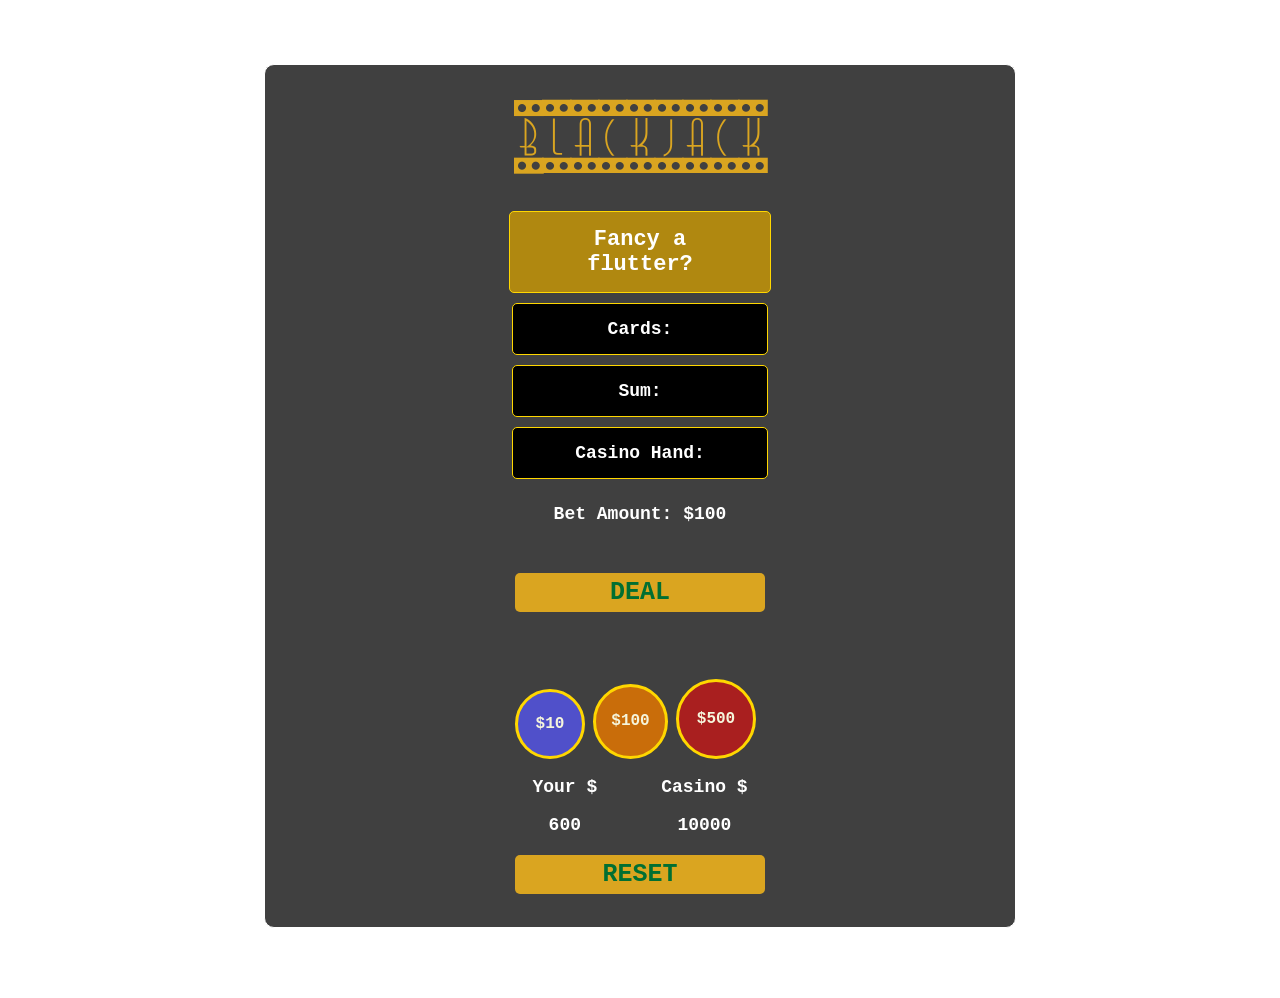
<file: index.html>
<!DOCTYPE html>
<html lang="en">
  <head>
    <link rel="stylesheet" href="/styles.css" />
    <meta charset="UTF-8" />
    <meta http-equiv="X-UA-Compatible" content="IE=edge" />
    <meta name="viewport" content="width=device-width, initial-scale=1.0" />
    <title>Black Jack Game</title>
  </head>
  <body>
    <div class="game-container">
      <h1>Blackjack</h1>
      <p class="italic" id="message-el">Fancy a flutter?</p>
      <p id="cards-el">Cards:</p>
      <p id="sum-el">Sum:</p>
      <p id="casino-sum">Casino Hand: </p>
      <p id="bet-amount">Bet Amount: $100</p>
      <button class="btn" id="new-round-btn" onclick="newRound()">NEW ROUND</button>
      <button class="btn" id="start-btn" onclick="startGame()">
        DEAL
      </button>
      
      
      <div class="hit-hold">
          <button class="btn" id="new-card-btn" onclick="newCard()">HIT</button>
          <button class="btn" id="hold-btn" onclick="hold()">HOLD</button>
    </div>

    <div id="bet-container">
      <button class="bet-btn" id="ten-bet" onclick="updateBetTen()">$10</button>
      <button class="bet-btn" id="twenty-bet" onclick="updateBetOneHundred()">$100</button>
      <button class="bet-btn" id="thirty-bet" onclick="updateBetFiveHundred()">$500</button>
    </div>

    
    

    <div class="stats">

      <div class="cash-container">
        <div>
          <p>Your $</p>
          <p id="your-cash">600</p>
        </div>
        <div>
          <p>Casino $</p>
          <p id="casino-cash">10000</p>
        </div>
      </div>

      <button class="btn" id="reset-btn" onclick="newGame()">RESET</button>


    </div>
    <script src="/index.js"></script>
  </body>
</html>
</file>
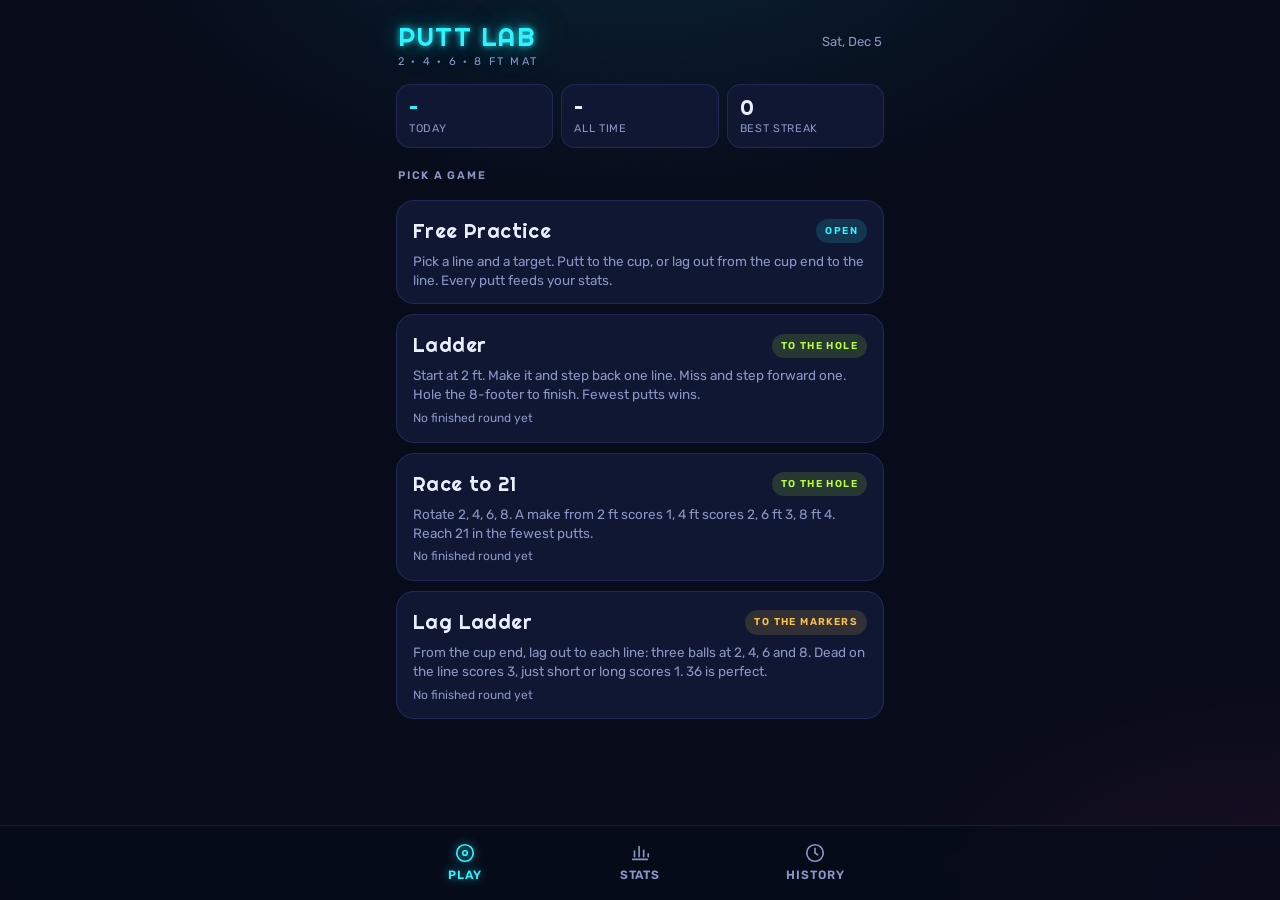
<file: putting-mat/index.html>
<!doctype html>
<html lang="en">
<head>
<meta charset="utf-8">
<meta name="viewport" content="width=device-width, initial-scale=1, viewport-fit=cover, user-scalable=no">
<title>Putt Lab</title>
<meta name="description" content="Score keeper for 2 to 8 foot putting mat games: Ladder, Race to 21, Lag Ladder and free practice.">
<meta name="theme-color" content="#070B1A">
<meta name="apple-mobile-web-app-capable" content="yes">
<meta name="mobile-web-app-capable" content="yes">
<meta name="apple-mobile-web-app-status-bar-style" content="black-translucent">
<meta name="apple-mobile-web-app-title" content="Putt Lab">
<link rel="manifest" href="./manifest.webmanifest">
<link rel="icon" href="./icons/icon-192.png">
<link rel="apple-touch-icon" href="./icons/apple-touch-icon.png">
<link rel="preconnect" href="https://fonts.googleapis.com">
<link rel="preconnect" href="https://fonts.gstatic.com" crossorigin>
<link rel="stylesheet" href="https://fonts.googleapis.com/css2?family=Righteous&family=Rubik:wght@400;500;600&display=swap">
<style>
/* ===== Putt Lab · neon midnight ===== */
:root{
  --ground:#070B1A;
  --surface:#0F1733;
  --surface-2:#161F45;
  --line:rgba(118,140,255,.16);
  --text:#EAF0FF;
  --muted:#8A96C4;
  --cyan:#2DF4FF;
  --cyan-dim:rgba(45,244,255,.14);
  --lime:#B8FF3C;
  --lime-dim:rgba(184,255,60,.14);
  --magenta:#FF3D9A;
  --magenta-dim:rgba(255,61,154,.14);
  --amber:#FFC247;
  --amber-dim:rgba(255,194,71,.14);
  --felt:#0E3B2C;
  --display:'Righteous', 'Arial Rounded MT Bold', 'Trebuchet MS', sans-serif;
  --body:'Rubik', 'Helvetica Neue', Arial, sans-serif;
  --radius:18px;
  --safe-b:env(safe-area-inset-bottom, 0px);
  --safe-t:env(safe-area-inset-top, 0px);
  color-scheme:dark;
}
*{box-sizing:border-box;-webkit-tap-highlight-color:transparent}
html,body{margin:0;background:var(--ground);color:var(--text)}
body{
  font-family:var(--body);font-size:16px;line-height:1.45;
  min-height:100vh;min-height:100dvh;
  background:
    radial-gradient(900px 500px at 50% -10%, rgba(45,244,255,.10), transparent 60%),
    radial-gradient(700px 400px at 100% 100%, rgba(255,61,154,.08), transparent 60%),
    var(--ground);
  overscroll-behavior-y:none;
  -webkit-user-select:none;user-select:none;
}
button{font:inherit;color:inherit;background:none;border:0;padding:0;cursor:pointer}
button:focus-visible,[tabindex]:focus-visible{outline:2px solid var(--cyan);outline-offset:3px}
h1,h2,h3{font-family:var(--display);font-weight:400;letter-spacing:.02em;margin:0;text-wrap:balance}
.num{font-family:var(--display);font-variant-numeric:tabular-nums}
.eyebrow{font-size:11px;font-weight:600;letter-spacing:.16em;text-transform:uppercase;color:var(--muted)}

#app{max-width:520px;margin:0 auto;padding:calc(12px + var(--safe-t)) 16px calc(88px + var(--safe-b))}

/* ---- header ---- */
.top{display:flex;align-items:baseline;justify-content:space-between;gap:12px;padding:6px 2px 14px}
.brand{font-family:var(--display);font-size:26px;letter-spacing:.06em;color:var(--cyan);
  text-shadow:0 0 6px rgba(45,244,255,.9),0 0 22px rgba(45,244,255,.45),0 0 48px rgba(45,244,255,.25)}
.brand small{display:block;font-family:var(--body);font-size:11px;letter-spacing:.2em;color:var(--muted);text-shadow:none;margin-top:-2px}
.top .date{font-size:13px;color:var(--muted)}

/* ---- screens ---- */
.screen{display:none;flex-direction:column;gap:16px}
.screen.on{display:flex}

/* ---- the mat ---- */
.mat-wrap{position:relative;padding:14px 6px 8px}
.mat{
  position:relative;height:78px;border-radius:8px;
  background:
    repeating-linear-gradient(90deg, rgba(255,255,255,.025) 0 2px, transparent 2px 7px),
    linear-gradient(180deg,#12503A,#0B3427);
  box-shadow:inset 0 0 0 1px rgba(184,255,60,.18), 0 12px 30px -18px rgba(0,0,0,.9);
}
.mat .cup{position:absolute;left:5%;top:50%;width:22px;height:22px;border-radius:50%;transform:translate(-50%,-50%);
  background:#03070F;box-shadow:inset 0 0 0 2px rgba(255,255,255,.55),0 0 0 3px rgba(0,0,0,.35)}
.mat .cup::after{content:"";position:absolute;inset:-7px;border-radius:50%;border:1.5px dashed rgba(255,255,255,.28)}
.mat .mark{position:absolute;top:0;bottom:0;width:0}
.mat .mark i{position:absolute;left:0;width:2px;height:16px;background:rgba(240,245,240,.7);border-radius:1px;transform:translateX(-50%)}
.mat .mark i.a{top:9px}.mat .mark i.b{bottom:9px}
.mat .mark b{position:absolute;left:0;top:50%;width:6px;height:6px;border-radius:50%;background:rgba(240,245,240,.85);transform:translate(-50%,-50%)}
.mat .mark span{position:absolute;left:0;top:100%;transform:translateX(-50%);margin-top:6px;font-family:var(--display);font-size:13px;color:var(--muted);transition:color .2s,text-shadow .2s}
.mat .mark.hot span{color:var(--cyan);text-shadow:0 0 10px rgba(45,244,255,.8)}
.mat .mark.hot i,.mat .mark.hot b{background:var(--cyan);box-shadow:0 0 10px var(--cyan)}
.mat .mark.tee::before{content:"";position:absolute;top:8px;bottom:8px;left:-9px;width:22px;border:1.5px solid rgba(240,245,240,.35);border-left:0;border-radius:0 6px 6px 0}
.mat .mark.tee.hot::before{border-color:rgba(45,244,255,.6)}
.mat .ball{position:absolute;top:50%;width:16px;height:16px;border-radius:50%;transform:translate(-50%,-50%);
  background:radial-gradient(circle at 35% 35%,#fff,#d9e2ff 60%,#9fb0e0);
  box-shadow:0 0 0 2px rgba(255,255,255,.25),0 0 14px 4px rgba(255,255,255,.55),0 6px 10px -4px rgba(0,0,0,.8);
  transition:left .35s cubic-bezier(.2,.9,.3,1.2)}
.mat .ball.lag{box-shadow:0 0 0 2px rgba(255,255,255,.25),0 0 14px 4px rgba(255,194,71,.6)}
.mat .arrow{position:absolute;top:50%;height:2px;transform:translateY(-50%);
  background:repeating-linear-gradient(90deg,var(--amber) 0 6px,transparent 6px 12px);opacity:.75;pointer-events:none}
.mat .arrow::before{content:"";position:absolute;right:-1px;top:50%;width:0;height:0;transform:translateY(-50%);
  border-top:5px solid transparent;border-bottom:5px solid transparent;border-left:8px solid var(--amber)}
.mat-legend{display:flex;justify-content:space-between;padding:26px 6px 0;font-size:11px;color:var(--muted);letter-spacing:.08em;text-transform:uppercase}
@media (prefers-reduced-motion:reduce){.mat .ball{transition:none}}

/* ---- cards ---- */
.card{background:var(--surface);border:1px solid var(--line);border-radius:var(--radius);padding:16px}
.game-list{display:flex;flex-direction:column;gap:10px}
.game{display:grid;grid-template-columns:1fr auto;gap:6px 12px;align-items:center;text-align:left;
  background:var(--surface);border:1px solid var(--line);border-radius:var(--radius);padding:16px 16px 14px;
  transition:transform .08s,border-color .15s}
.game:active{transform:scale(.985)}
.game h3{font-size:20px;color:var(--text)}
.game .tag{grid-column:2;grid-row:1;font-size:10px;letter-spacing:.14em;text-transform:uppercase;font-weight:600;padding:5px 9px;border-radius:999px}
.game .tag.hole{color:var(--lime);background:var(--lime-dim)}
.game .tag.lag{color:var(--amber);background:var(--amber-dim)}
.game .tag.open{color:var(--cyan);background:var(--cyan-dim)}
.game p{grid-column:1 / -1;margin:0;font-size:13.5px;color:var(--muted);line-height:1.4}
.game .best{grid-column:1 / -1;font-size:12px;color:var(--muted)}
.game .best em{font-style:normal;color:var(--text);font-family:var(--display)}

/* summary strip */
.strip{display:grid;grid-template-columns:repeat(3,1fr);gap:8px}
.strip .tile{background:var(--surface);border:1px solid var(--line);border-radius:14px;padding:10px 12px}
.strip .tile .v{font-family:var(--display);font-size:22px;line-height:1.1;color:var(--text)}
.strip .tile .v.cyan{color:var(--cyan)}
.strip .tile .l{font-size:11px;color:var(--muted);letter-spacing:.06em;text-transform:uppercase;margin-top:2px}

/* ---- live game ---- */
.live-head{display:flex;align-items:center;justify-content:space-between;gap:10px}
.live-head h2{font-size:22px}
.live-head .quit{font-size:13px;color:var(--muted);padding:8px 10px;border-radius:10px;border:1px solid var(--line)}
.prompt{text-align:center;padding:4px 0 0}
.prompt .big{font-family:var(--display);font-size:44px;line-height:1;color:var(--cyan);
  text-shadow:0 0 8px rgba(45,244,255,.8),0 0 30px rgba(45,244,255,.35)}
.prompt .big.lagc{color:var(--amber);text-shadow:0 0 8px rgba(255,194,71,.8),0 0 30px rgba(255,194,71,.35)}
.prompt .sub{color:var(--muted);font-size:14px;margin-top:4px}
.chips{display:flex;gap:8px;justify-content:center;flex-wrap:wrap}
.chip{padding:9px 14px;border-radius:999px;border:1px solid var(--line);background:var(--surface);font-weight:500;font-size:14px;color:var(--muted)}
.chip.on{color:var(--text);border-color:var(--cyan);box-shadow:0 0 0 1px var(--cyan) inset,0 0 14px rgba(45,244,255,.35)}
.chip.on.amber{border-color:var(--amber);box-shadow:0 0 0 1px var(--amber) inset,0 0 14px rgba(255,194,71,.3)}
.pad{display:grid;grid-template-columns:1fr 1fr;gap:10px}
.pad.four .k:nth-child(1){grid-column:1 / -1}
.k{min-height:84px;border-radius:20px;font-family:var(--display);font-size:22px;letter-spacing:.06em;
  display:flex;flex-direction:column;align-items:center;justify-content:center;gap:2px;
  border:1.5px solid;transition:transform .06s,filter .1s}
.k small{font-family:var(--body);font-size:12px;letter-spacing:.04em;opacity:.8;font-weight:500}
.k:active{transform:scale(.97);filter:brightness(1.25)}
.k.made{color:var(--lime);border-color:var(--lime);background:var(--lime-dim);box-shadow:0 0 22px -4px rgba(184,255,60,.5),inset 0 0 22px -10px rgba(184,255,60,.6)}
.k.miss{color:var(--magenta);border-color:var(--magenta);background:var(--magenta-dim);box-shadow:0 0 22px -4px rgba(255,61,154,.5),inset 0 0 22px -10px rgba(255,61,154,.6)}
.k.dead{color:var(--cyan);border-color:var(--cyan);background:var(--cyan-dim);box-shadow:0 0 22px -4px rgba(45,244,255,.5),inset 0 0 22px -10px rgba(45,244,255,.6)}
.k.near{color:var(--amber);border-color:var(--amber);background:var(--amber-dim);box-shadow:0 0 22px -4px rgba(255,194,71,.4)}
.score-row{display:flex;align-items:center;justify-content:space-between;gap:10px;padding:4px 2px 0}
.score-row .s{font-size:14px;color:var(--muted)}
.score-row .s b{font-family:var(--display);font-weight:400;font-size:18px;color:var(--text);margin-right:2px}
.score-row .undo{font-size:13px;color:var(--muted);padding:8px 12px;border-radius:10px;border:1px solid var(--line)}
.score-row .undo:disabled{opacity:.35}
.log{display:flex;gap:5px;flex-wrap:wrap;padding:2px 2px 0}
.log i{width:12px;height:12px;border-radius:3px;display:block}
.log i.made{background:var(--lime);box-shadow:0 0 6px rgba(184,255,60,.6)}
.log i.missed{background:var(--magenta);opacity:.85}
.log i.dead{background:var(--cyan);box-shadow:0 0 6px rgba(45,244,255,.6)}
.log i.short,.log i.long{background:var(--amber);opacity:.85}
.log i.off{background:rgba(255,255,255,.18)}
.rounds{display:grid;grid-template-columns:repeat(4,1fr);gap:6px}
.rounds .r{background:var(--surface-2);border-radius:12px;padding:8px 6px;text-align:center;border:1px solid transparent}
.rounds .r.now{border-color:var(--amber)}
.rounds .r.done{opacity:.85}
.rounds .r .d{font-size:11px;color:var(--muted);letter-spacing:.08em}
.rounds .r .p{font-family:var(--display);font-size:20px;line-height:1.1}

/* finish */
.finish{text-align:center;display:flex;flex-direction:column;gap:14px;align-items:center;padding:24px 16px}
.finish .hero{font-family:var(--display);font-size:64px;line-height:1;color:var(--lime);text-shadow:0 0 10px rgba(184,255,60,.8),0 0 40px rgba(184,255,60,.35)}
.finish .hero.pb{color:var(--cyan);text-shadow:0 0 10px rgba(45,244,255,.8),0 0 40px rgba(45,244,255,.35)}
.finish .pbtag{font-size:11px;letter-spacing:.2em;text-transform:uppercase;color:var(--cyan);font-weight:600}
.finish p{margin:0;color:var(--muted)}
.btn{padding:14px 22px;border-radius:14px;font-weight:600;font-size:15px;border:1px solid var(--line);background:var(--surface-2);color:var(--text)}
.btn.primary{background:var(--cyan);color:#04121a;border-color:var(--cyan);box-shadow:0 0 22px -4px rgba(45,244,255,.7)}
.btn-row{display:flex;gap:10px;justify-content:center;flex-wrap:wrap}

/* ---- stats ---- */
.bars{display:flex;flex-direction:column;gap:10px}
.bar{display:grid;grid-template-columns:44px 1fr 74px;gap:10px;align-items:center}
.bar .d{font-family:var(--display);font-size:18px}
.bar .track{height:12px;border-radius:999px;background:var(--surface-2);overflow:hidden;position:relative}
.bar .fill{position:absolute;inset:0 auto 0 0;border-radius:999px;background:linear-gradient(90deg,rgba(184,255,60,.5),var(--lime));box-shadow:0 0 12px rgba(184,255,60,.5);transition:width .5s}
.bar .fill.lagf{background:linear-gradient(90deg,rgba(255,194,71,.5),var(--amber));box-shadow:0 0 12px rgba(255,194,71,.5)}
.bar .v{text-align:right;font-size:13px;color:var(--muted);font-variant-numeric:tabular-nums}
.bar .v b{font-family:var(--display);font-weight:400;font-size:16px;color:var(--text)}
.kv{display:grid;grid-template-columns:1fr 1fr;gap:10px}
.kv .item{background:var(--surface-2);border-radius:14px;padding:10px 12px}
.kv .item .v{font-family:var(--display);font-size:24px;line-height:1.1}
.kv .item .l{font-size:11px;color:var(--muted);letter-spacing:.06em;text-transform:uppercase;margin-top:2px}
.card h2{font-size:18px;margin-bottom:12px}
.card h2 span{font-family:var(--body);font-size:12px;color:var(--muted);letter-spacing:.08em;text-transform:uppercase;margin-left:8px}
.tend{display:flex;height:14px;border-radius:999px;overflow:hidden;background:var(--surface-2);margin-top:8px}
.tend i{display:block;height:100%}
.tend .sh{background:var(--amber)}.tend .dd{background:var(--cyan)}.tend .lg{background:#ff8a47}
.tend-l{display:flex;justify-content:space-between;font-size:12px;color:var(--muted);margin-top:6px}
.empty{color:var(--muted);text-align:center;padding:26px 10px;font-size:14px;line-height:1.5}

/* ---- history ---- */
.hist{display:flex;flex-direction:column;gap:8px}
.h{display:grid;grid-template-columns:1fr auto;gap:2px 12px;align-items:center;background:var(--surface);border:1px solid var(--line);border-radius:14px;padding:12px 14px}
.h .n{font-weight:600}
.h .m{font-size:12.5px;color:var(--muted);grid-column:1}
.h .sc{grid-row:1 / span 2;font-family:var(--display);font-size:22px;text-align:right}
.h .sc.lime{color:var(--lime)}.h .sc.cyan{color:var(--cyan)}.h .sc.amber{color:var(--amber)}
.h .del{grid-column:1 / -1;justify-self:end;font-size:12px;color:var(--muted);padding:4px 0 0}
.h .del.arm{color:var(--magenta)}
.danger{color:var(--magenta);font-size:13px;text-align:center;padding:10px}

/* ---- nav ---- */
nav{position:fixed;left:0;right:0;bottom:0;z-index:5;
  background:rgba(7,11,26,.82);backdrop-filter:blur(14px);-webkit-backdrop-filter:blur(14px);
  border-top:1px solid var(--line);padding:8px 10px calc(8px + var(--safe-b))}
nav .inner{max-width:520px;margin:0 auto;display:grid;grid-template-columns:repeat(3,1fr);gap:6px}
nav button{padding:8px 4px;border-radius:12px;font-size:12px;font-weight:600;letter-spacing:.08em;text-transform:uppercase;color:var(--muted);display:flex;flex-direction:column;align-items:center;gap:3px}
nav button svg{width:22px;height:22px;stroke:currentColor;fill:none;stroke-width:1.8;stroke-linecap:round;stroke-linejoin:round}
nav button.on{color:var(--cyan);text-shadow:0 0 10px rgba(45,244,255,.7)}
nav button.on svg{filter:drop-shadow(0 0 5px rgba(45,244,255,.8))}

/* install tip */
.tip{display:none;background:var(--surface-2);border:1px solid var(--line);border-radius:14px;padding:12px 14px;font-size:13.5px;color:var(--muted);line-height:1.45}
.tip.on{display:flex;gap:12px;align-items:flex-start}
.tip b{color:var(--text)}
.tip button{color:var(--cyan);font-weight:600;font-size:13px;flex:none;padding:2px 4px}
.toast{position:fixed;left:50%;bottom:calc(96px + var(--safe-b));transform:translate(-50%,10px);background:var(--surface-2);border:1px solid var(--line);color:var(--text);padding:10px 16px;border-radius:999px;font-size:14px;opacity:0;pointer-events:none;transition:opacity .2s,transform .2s;z-index:9}
.toast.on{opacity:1;transform:translate(-50%,0)}
</style>
</head>
<body>
<div id="app">
  <header class="top">
    <div class="brand">PUTT LAB<small>2 · 4 · 6 · 8 FT MAT</small></div>
    <div class="date" id="today"></div>
  </header>

  <!-- PLAY -->
  <section class="screen on" id="s-play"></section>
  <!-- STATS -->
  <section class="screen" id="s-stats"></section>
  <!-- HISTORY -->
  <section class="screen" id="s-hist"></section>
</div>

<nav>
  <div class="inner">
    <button data-nav="play" class="on"><svg viewBox="0 0 24 24"><circle cx="12" cy="12" r="9"/><circle cx="12" cy="12" r="2.5"/></svg>Play</button>
    <button data-nav="stats"><svg viewBox="0 0 24 24"><path d="M4 19h16M6 16V10M11 16V5M16 16v-7M21 16v-3"/></svg>Stats</button>
    <button data-nav="hist"><svg viewBox="0 0 24 24"><circle cx="12" cy="12" r="9"/><path d="M12 7v5l3 2"/></svg>History</button>
  </div>
</nav>
<div class="toast" id="toast"></div>

<script>
(() => {
'use strict';
const DIST = [2,4,6,8];
const KEY = 'puttlab.v1';
const $ = (s, el=document) => el.querySelector(s);

const GAMES = {
  practice:{ name:'Free Practice', tag:'open', tagLabel:'Open',
    blurb:'Pick a line and a target. Putt to the cup, or lag out from the cup end to the line. Every putt feeds your stats.' },
  ladder:{ name:'Ladder', tag:'hole', tagLabel:'To the hole',
    blurb:'Start at 2 ft. Make it and step back one line. Miss and step forward one. Hole the 8-footer to finish. Fewest putts wins.' },
  race21:{ name:'Race to 21', tag:'hole', tagLabel:'To the hole',
    blurb:'Rotate 2, 4, 6, 8. A make from 2 ft scores 1, 4 ft scores 2, 6 ft 3, 8 ft 4. Reach 21 in the fewest putts.' },
  lag:{ name:'Lag Ladder', tag:'lag', tagLabel:'To the markers',
    blurb:'From the cup end, lag out to each line: three balls at 2, 4, 6 and 8. Dead on the line scores 3, just short or long scores 1. 36 is perfect.' },
};

/* ---------- storage ---------- */
let db = load();
function load(){
  try{ const d = JSON.parse(localStorage.getItem(KEY)); if(d && Array.isArray(d.sessions)) return d; }catch(e){}
  return { sessions:[], active:null, tipDismissed:false };
}
function save(){ try{ localStorage.setItem(KEY, JSON.stringify(db)); }catch(e){} }

/* ---------- game engine: state is always derived from the putt list ---------- */
function compute(s){
  const p = s.putts;
  const st = { type:s.type, n:p.length, done:false, dist:2, target:'hole', points:0, makes:0, score:null };
  if(s.type==='practice'){
    st.dist = s.sel.dist; st.target = s.sel.target;
    const hole = p.filter(x=>x.target==='hole');
    st.makes = hole.filter(x=>x.r==='made').length;
    st.holeN = hole.length;
    st.lagN = p.length - hole.length;
    st.dead = p.filter(x=>x.r==='dead').length;
    st.score = st.holeN ? Math.round(100*st.makes/st.holeN) : (st.lagN ? Math.round(100*st.dead/st.lagN) : 0);
  } else if(s.type==='ladder'){
    let d = 2, done=false;
    for(const x of p){
      if(done) break;
      if(x.r==='made'){ if(d===8){done=true;} else d+=2; }
      else d = Math.max(2, d-2);
    }
    st.dist = d; st.done = done; st.makes = p.filter(x=>x.r==='made').length; st.score = p.length;
  } else if(s.type==='race21'){
    let pts=0, i=0;
    for(const x of p){ if(x.r==='made') pts += DIST[i%4]/2; i++; if(pts>=21) break; }
    st.points = pts; st.done = pts>=21; st.dist = DIST[p.length%4];
    st.makes = p.filter(x=>x.r==='made').length; st.score = p.length;
  } else if(s.type==='lag'){
    st.target='marker';
    const PTS = {dead:3, short:1, long:1, off:0};
    st.points = p.reduce((a,x)=>a+(PTS[x.r]||0),0);
    st.rounds = DIST.map((d,i)=>({d, pts:p.slice(i*3,i*3+3).reduce((a,x)=>a+(PTS[x.r]||0),0), n:Math.min(3,Math.max(0,p.length-i*3))}));
    st.done = p.length>=12; st.dist = DIST[Math.min(3, Math.floor(p.length/3))];
    st.dead = p.filter(x=>x.r==='dead').length; st.score = st.points;
  }
  return st;
}
function scoreLabel(s){
  const st = compute(s);
  if(s.type==='practice'){
    if(st.holeN && st.lagN) return `${st.score}% · ${st.holeN+st.lagN} putts`;
    if(st.holeN) return `${st.makes}/${st.holeN} holed`;
    if(st.lagN) return `${st.dead}/${st.lagN} dead on`;
    return '0 putts';
  }
  if(s.type==='ladder') return `${st.score} putts${st.done?'':' · unfinished'}`;
  if(s.type==='race21') return `${st.score} putts · ${st.points} pts${st.done?'':' · unfinished'}`;
  if(s.type==='lag') return `${st.points} / 36${st.done?'':' · unfinished'}`;
  return '';
}
function scoreBig(s){ const st=compute(s); return s.type==='practice' ? st.score+'%' : (s.type==='lag' ? st.points : st.score); }
function scoreColor(t){ return t==='lag'?'amber':(t==='practice'?'cyan':'lime'); }
/* lower is better for ladder/race21, higher for lag */
function best(type){
  const done = db.sessions.filter(s=>s.type===type && compute(s).done);
  if(!done.length) return null;
  const v = done.map(s=>compute(s).score);
  return type==='lag' ? Math.max(...v) : Math.min(...v);
}

/* ---------- stats across everything ---------- */
function allPutts(){
  const out=[];
  for(const s of db.sessions) for(const x of s.putts) out.push(x);
  if(db.active) for(const x of db.active.putts) out.push(x);
  return out;
}
function stats(){
  const P = allPutts();
  const hole = P.filter(x=>x.target==='hole');
  const lag = P.filter(x=>x.target==='marker');
  const byD = DIST.map(d=>{ const h=hole.filter(x=>x.d===d); const m=h.filter(x=>x.r==='made').length; return {d, n:h.length, m, pct:h.length?Math.round(100*m/h.length):0}; });
  const lagD = DIST.map(d=>{ const h=lag.filter(x=>x.d===d); const m=h.filter(x=>x.r==='dead').length; return {d, n:h.length, m, pct:h.length?Math.round(100*m/h.length):0}; });
  let cur=0, bestStreak=0;
  for(const x of hole){ if(x.r==='made'){cur++; bestStreak=Math.max(bestStreak,cur);} else cur=0; }
  const makes = hole.filter(x=>x.r==='made').length;
  const today = new Date().toDateString();
  const todayHole = hole.filter(x=>new Date(x.t).toDateString()===today);
  const todayMakes = todayHole.filter(x=>x.r==='made').length;
  return { total:P.length, holeN:hole.length, makes, pct:hole.length?Math.round(100*makes/hole.length):0, byD, lagD,
    lagN:lag.length, dead:lag.filter(x=>x.r==='dead').length, short:lag.filter(x=>x.r==='short').length, long:lag.filter(x=>x.r==='long').length, off:lag.filter(x=>x.r==='off').length,
    streak:cur, bestStreak, todayN:todayHole.length, todayPct:todayHole.length?Math.round(100*todayMakes/todayHole.length):null,
    sessions:db.sessions.length };
}

/* ---------- rendering ---------- */
const view = { screen:'play', finished:null, armDel:null };
const fmtDate = t => new Date(t).toLocaleDateString(undefined,{weekday:'short', month:'short', day:'numeric'});
const fmtTime = t => new Date(t).toLocaleTimeString(undefined,{hour:'numeric', minute:'2-digit'});
const esc = s => String(s).replace(/[&<>"]/g, c=>({'&':'&amp;','<':'&lt;','>':'&gt;','"':'&quot;'}[c]));

/* ball position along the mat, as a % from the left (cup at 5%, 8 ft mark at 80%) */
const POS = {0:6, 2:30, 4:53, 6:76, 8:93};
const CUP_SIDE = 15; /* where the ball sits when lagging out from the cup end */
function matHTML(dist, target){
  const marks = DIST.map(d=>`<div class="mark ${d===dist?'hot':''} ${d===8?'tee':''}" style="left:${POS[d]}%"><i class="a"></i><b></b><i class="b"></i><span>${d}</span></div>`).join('');
  const ballLeft = target==='marker' ? CUP_SIDE : POS[dist];
  const arrow = target==='marker' ? `<div class="arrow" style="left:${CUP_SIDE+2.5}%;width:${POS[dist]-CUP_SIDE-4.5}%"></div>` : '';
  return `<div class="mat-wrap"><div class="mat">
    <div class="cup"></div>${marks}${arrow}
    <div class="ball ${target==='marker'?'lag':''}" style="left:${ballLeft}%"></div>
  </div><div class="mat-legend"><span>Cup</span><span>${target==='marker' ? 'Lag out to the '+dist+' ft line' : dist+' ft to the cup'}</span><span>Tee box</span></div></div>`;
}

function render(){
  document.querySelectorAll('.screen').forEach(el=>el.classList.toggle('on', el.id==='s-'+view.screen));
  document.querySelectorAll('nav button').forEach(b=>b.classList.toggle('on', b.dataset.nav===view.screen));
  if(view.screen==='play') renderPlay();
  if(view.screen==='stats') renderStats();
  if(view.screen==='hist') renderHist();
}

function renderPlay(){
  const el = $('#s-play');
  if(view.finished){ el.innerHTML = finishHTML(view.finished); bind(el); return; }
  if(db.active){ el.innerHTML = liveHTML(db.active); bind(el); return; }
  const S = stats();
  const showTip = isIOS() && !isStandalone() && !db.tipDismissed;
  el.innerHTML = `
    <div class="strip">
      <div class="tile"><div class="v cyan">${S.todayPct===null?'–':S.todayPct+'%'}</div><div class="l">Today</div></div>
      <div class="tile"><div class="v">${S.holeN?S.pct+'%':'–'}</div><div class="l">All time</div></div>
      <div class="tile"><div class="v">${S.bestStreak}</div><div class="l">Best streak</div></div>
    </div>
    <div class="tip ${showTip?'on':''}"><div><b>Save it to your Home Screen.</b> Tap Share, then “Add to Home Screen”. It opens full-screen like an app and works offline.</div><button data-act="tip">Got it</button></div>
    <div class="eyebrow" style="padding:4px 2px 0">Pick a game</div>
    <div class="game-list">
      ${Object.entries(GAMES).map(([k,g])=>{
        const b = best(k);
        const bestLine = b===null ? (k==='practice'?'':'No finished round yet') :
          (k==='lag' ? `Best <em>${b}</em> / 36` : `Best <em>${b}</em> putts`);
        return `<button class="game" data-act="start" data-type="${k}">
          <h3>${g.name}</h3><span class="tag ${g.tag}">${g.tagLabel}</span>
          <p>${g.blurb}</p>${bestLine?`<div class="best">${bestLine}</div>`:''}
        </button>`; }).join('')}
    </div>`;
  bind(el);
}

function liveHTML(s){
  const g = GAMES[s.type], st = compute(s);
  const target = st.target;
  let prompt, chips='', extra='';
  if(s.type==='practice'){
    chips = `<div class="chips">${DIST.map(d=>`<button class="chip ${d===st.dist?'on':''} ${target==='marker'?'amber':''}" data-act="dist" data-d="${d}">${d} ft</button>`).join('')}</div>
      <div class="chips"><button class="chip ${target==='hole'?'on':''}" data-act="target" data-t="hole">To the cup</button><button class="chip amber ${target==='marker'?'on':''}" data-act="target" data-t="marker">Lag to the line</button></div>`;
  }
  if(target==='marker'){
    prompt = `<div class="big lagc">${st.dist} FT LINE</div><div class="sub">${s.type==='lag'?`Ball ${(st.n%3)+1} of 3 at this marker`:'From the cup end, stop it dead on the line'}</div>`;
  } else {
    prompt = `<div class="big">${st.dist} FT</div><div class="sub">${s.type==='ladder' ? (st.dist===8?'Hole this one to finish':'Make it to step back') : s.type==='race21' ? `Worth ${st.dist/2} point${st.dist>2?'s':''} · ${st.points} of 21` : 'To the cup'}</div>`;
  }
  if(s.type==='lag'){
    extra = `<div class="rounds">${st.rounds.map((r,i)=>`<div class="r ${i===Math.min(3,Math.floor(st.n/3))?'now':''} ${r.n===3?'done':''}"><div class="d">${r.d} FT</div><div class="p">${r.n?r.pts:'–'}</div></div>`).join('')}</div>`;
  }
  const pad = target==='marker'
    ? `<div class="pad four"><button class="k dead" data-act="putt" data-r="dead">DEAD ON<small>stopped on the line</small></button>
        <button class="k near" data-act="putt" data-r="short">SHORT<small>just shy</small></button>
        <button class="k near" data-act="putt" data-r="long">LONG<small>just past</small></button>
        <button class="k miss" data-act="putt" data-r="off" style="grid-column:1 / -1;min-height:56px;font-size:16px">WAY OFF</button></div>`
    : `<div class="pad"><button class="k made" data-act="putt" data-r="made">MADE</button><button class="k miss" data-act="putt" data-r="missed">MISSED</button></div>`;
  const scoreLine = s.type==='practice' ? (st.holeN||st.lagN ? scoreLabel(s) : 'No putts yet')
    : s.type==='ladder' ? `<b>${st.n}</b> putts · <b>${st.makes}</b> made`
    : s.type==='race21' ? `<b>${st.points}</b> pts · <b>${st.n}</b> putts`
    : `<b>${st.points}</b> pts · ${st.n} of 12`;
  return `
    <div class="live-head"><h2>${g.name}</h2><button class="quit" data-act="end">${s.type==='practice'?'Finish':'Quit'}</button></div>
    ${matHTML(st.dist, target)}
    <div class="prompt">${prompt}</div>
    ${chips}
    ${pad}
    <div class="score-row"><div class="s">${scoreLine}</div><button class="undo" data-act="undo" ${st.n?'':'disabled'}>Undo</button></div>
    ${extra}
    <div class="log">${s.putts.map(x=>`<i class="${x.r}" title="${x.d} ft ${x.r}"></i>`).join('')}</div>`;
}

function finishHTML(f){
  const g = GAMES[f.type], st = compute(f);
  const big = f.type==='lag' ? st.points : st.score;
  const unit = f.type==='lag' ? '/ 36' : 'putts';
  const b = best(f.type);
  const isPB = f.pb;
  const line = f.type==='ladder' ? `You climbed the ladder in ${st.n} putts, ${st.makes} of them made.`
    : f.type==='race21' ? `${st.points} points in ${st.n} putts. ${st.makes} holed.`
    : `${st.dead} dead-on lags out of 12.`;
  return `<div class="card finish">
      <div class="eyebrow">${g.name} · finished</div>
      <div class="hero ${isPB?'pb':''}">${big}<span style="font-size:22px;opacity:.7"> ${unit}</span></div>
      ${isPB ? '<div class="pbtag">New personal best</div>' : `<div class="pbtag" style="color:var(--muted)">Best ${b}${f.type==='lag'?' / 36':' putts'}</div>`}
      <p>${line}</p>
      <div class="btn-row"><button class="btn primary" data-act="again" data-type="${f.type}">Play again</button><button class="btn" data-act="home">Done</button></div>
    </div>`;
}

function renderStats(){
  const S = stats(), el = $('#s-stats');
  if(!S.total){ el.innerHTML = `<div class="card"><div class="empty">Nothing logged yet. Play a game and this fills in with make rates by distance, lag tendency and your best rounds.</div></div>`; return; }
  const bl = best('ladder'), br = best('race21'), bg = best('lag');
  const tendN = S.short+S.dead+S.long;
  el.innerHTML = `
    <div class="card"><h2>Holed by distance <span>${S.holeN} putts</span></h2>
      <div class="bars">${S.byD.map(r=>`<div class="bar"><div class="d">${r.d} ft</div><div class="track"><div class="fill" style="width:${r.pct}%"></div></div><div class="v"><b>${r.n?r.pct+'%':'–'}</b> ${r.n?`${r.m}/${r.n}`:''}</div></div>`).join('')}</div>
    </div>
    <div class="card"><h2>Streaks</h2>
      <div class="kv"><div class="item"><div class="v" style="color:var(--lime)">${S.streak}</div><div class="l">Current streak</div></div>
      <div class="item"><div class="v">${S.bestStreak}</div><div class="l">Best streak</div></div></div>
    </div>
    <div class="card"><h2>Lag control <span>${S.lagN} lags</span></h2>
      ${S.lagN ? `<div class="bars">${S.lagD.map(r=>`<div class="bar"><div class="d">${r.d} ft</div><div class="track"><div class="fill lagf" style="width:${r.pct}%"></div></div><div class="v"><b>${r.n?r.pct+'%':'–'}</b> ${r.n?'dead':''}</div></div>`).join('')}</div>
      <div class="tend"><i class="sh" style="width:${tendN?100*S.short/tendN:0}%"></i><i class="dd" style="width:${tendN?100*S.dead/tendN:0}%"></i><i class="lg" style="width:${tendN?100*S.long/tendN:0}%"></i></div>
      <div class="tend-l"><span>Short ${S.short}</span><span>Dead ${S.dead}</span><span>Long ${S.long}</span></div>
      ${S.short+S.long ? `<p style="margin:10px 0 0;font-size:13.5px;color:var(--muted)">${S.short>S.long?`You leave it short more often than long (${Math.round(100*S.short/(S.short+S.long))}% of misses). Trust the line, add a touch of pace.`:S.long>S.short?`You run it past more often than short (${Math.round(100*S.long/(S.short+S.long))}% of misses). Take a little off.`:'Misses are split evenly between short and long.'}</p>`:''}`
      : `<div class="empty" style="padding:8px">No lag putts yet. Try Lag Ladder or set a marker target in Free Practice.</div>`}
    </div>
    <div class="card"><h2>Best rounds</h2>
      <div class="kv">
        <div class="item"><div class="v" style="color:var(--lime)">${bl??'–'}</div><div class="l">Ladder · putts</div></div>
        <div class="item"><div class="v" style="color:var(--lime)">${br??'–'}</div><div class="l">Race to 21 · putts</div></div>
        <div class="item"><div class="v" style="color:var(--amber)">${bg??'–'}</div><div class="l">Lag Ladder · / 36</div></div>
        <div class="item"><div class="v">${S.sessions}</div><div class="l">Sessions</div></div>
      </div>
    </div>`;
}

function renderHist(){
  const el = $('#s-hist');
  const list = db.sessions.slice().sort((a,b)=>b.startedAt-a.startedAt);
  if(!list.length){ el.innerHTML = `<div class="card"><div class="empty">No sessions yet. Finished games and practice sessions land here.</div></div>`; return; }
  let last='';
  el.innerHTML = `<div class="hist">${list.map(s=>{
    const day = fmtDate(s.startedAt); const head = day!==last ? `<div class="eyebrow" style="padding:8px 2px 2px">${day}</div>` : ''; last=day;
    const arm = view.armDel===s.id;
    return head+`<div class="h"><div class="n">${GAMES[s.type].name}</div><div class="sc ${scoreColor(s.type)}">${scoreBig(s)}</div>
      <div class="m">${fmtTime(s.startedAt)} · ${scoreLabel(s)}</div>
      <button class="del ${arm?'arm':''}" data-act="del" data-id="${s.id}">${arm?'Tap again to delete':'Delete'}</button></div>`;
  }).join('')}</div>
  <button class="danger" data-act="wipe">${view.armDel==='ALL'?'Tap again to erase everything':'Erase all data'}</button>`;
  bind(el);
}

/* ---------- actions ---------- */
function bind(el){
  el.querySelectorAll('[data-act]').forEach(b=>b.addEventListener('click', onAct));
}
function onAct(e){
  const b = e.currentTarget, a = b.dataset.act;
  if(a==='start' || a==='again'){
    view.finished=null;
    db.active = { id:uid(), type:b.dataset.type, startedAt:Date.now(), putts:[], sel:{dist:4, target:'hole'} };
    save(); render(); return;
  }
  if(a==='putt'){
    const s = db.active, st = compute(s);
    s.putts.push({ d:st.dist, target:st.target, r:b.dataset.r, t:Date.now() });
    buzz(b.dataset.r==='made'||b.dataset.r==='dead' ? [18,40,18] : 12);
    const after = compute(s);
    if(after.done){ finish(s); return; }
    save(); render(); return;
  }
  if(a==='undo'){ db.active.putts.pop(); save(); render(); return; }
  if(a==='dist'){ db.active.sel.dist = +b.dataset.d; save(); render(); return; }
  if(a==='target'){ db.active.sel.target = b.dataset.t; save(); render(); return; }
  if(a==='end'){
    const s = db.active;
    if(s.putts.length){ db.sessions.push(endSession(s)); toast(s.type==='practice'?'Session saved':'Round saved as unfinished'); }
    db.active=null; save(); render(); return;
  }
  if(a==='home'){ view.finished=null; render(); return; }
  if(a==='tip'){ db.tipDismissed=true; save(); render(); return; }
  if(a==='del'){
    const id=b.dataset.id;
    if(view.armDel===id){ db.sessions = db.sessions.filter(s=>s.id!==id); view.armDel=null; save(); toast('Deleted'); }
    else view.armDel=id;
    render(); return;
  }
  if(a==='wipe'){
    if(view.armDel==='ALL'){ db = { sessions:[], active:null, tipDismissed:db.tipDismissed }; view.armDel=null; save(); toast('All data erased'); }
    else view.armDel='ALL';
    render(); return;
  }
}
function endSession(s){ return { id:s.id, type:s.type, startedAt:s.startedAt, endedAt:Date.now(), putts:s.putts }; }
function finish(s){
  const prev = best(s.type);
  const st = compute(s);
  const pb = prev===null || (s.type==='lag' ? st.score>prev : st.score<prev);
  db.sessions.push(endSession(s));
  db.active=null; save();
  view.finished = Object.assign({pb}, db.sessions[db.sessions.length-1]);
  buzz([30,60,30,60,60]);
  render();
}
function uid(){ return Date.now().toString(36)+Math.random().toString(36).slice(2,7); }
function buzz(p){ try{ navigator.vibrate && navigator.vibrate(p); }catch(e){} }
let toastT; function toast(m){ const t=$('#toast'); t.textContent=m; t.classList.add('on'); clearTimeout(toastT); toastT=setTimeout(()=>t.classList.remove('on'),1800); }
function isIOS(){ return /iPhone|iPad|iPod/.test(navigator.userAgent) || (navigator.platform==='MacIntel' && navigator.maxTouchPoints>1); }
function isStandalone(){ return window.matchMedia('(display-mode: standalone)').matches || navigator.standalone===true; }

document.querySelectorAll('nav button').forEach(b=>b.addEventListener('click',()=>{ view.screen=b.dataset.nav; view.armDel=null; render(); }));
$('#today').textContent = new Date().toLocaleDateString(undefined,{weekday:'short', month:'short', day:'numeric'});
render();

if('serviceWorker' in navigator && /^https?:$/.test(location.protocol)){
  window.addEventListener('load', ()=>navigator.serviceWorker.register('./sw.js').catch(()=>{}));
}
})();
</script>
</body>
</html>
</file>
<file: styles.css>
@font-face {
    font-family: casino;
    src: url(/Showtime-R9Ke.ttf);
}

button {
    touch-action: manipulation;
}

body {
margin: 0%;
padding: 0;
background-image: url("https://images.unsplash.com/photo-1515687652280-bf0bb698562a?ixlib=rb-4.0.3&ixid=MnwxMjA3fDB8MHxwaG90by1wYWdlfHx8fGVufDB8fHx8&auto=format&fit=crop&w=1740&q=80");
background-size: cover;
font-family: monospace;
}

.game-container {
    border: solid white 1px;
    max-width: 750px ;
    margin: 5% auto;
    text-align: center;
    color: white;
    background-color: rgba(0, 0, 0, 0.75);
    border-radius: 10px;
    padding-bottom: 25px;
}

@media (max-width: 768px) {
    .game-container {
        margin: 10% 20px;
    }
    
}

h1 {
    color: goldenrod;
    font-family: casino;
    font-size: 55px;
}

p {
    font-weight: bold;
    font-size: 18px;
}

.italic {

    border: solid gold 1px;
    border-radius: 5px;
    background-color: rgba(214, 160, 0, 0.75);
    padding: 15px 30px;
    font-size: 22px;
    max-width: 200px;
    margin: 0 auto;
    height: 50px;
}

.btn {
    font-weight: bold;
    border-radius: 5px;
    width: 250px;
    color: #016f32;
    background: goldenrod;
    border: none;
    padding: 5px 15px;
    font-family: monospace;
    font-size: 25px;
    margin: 2px auto 8px auto;
    display: block;
}

.btn:hover {
    color: #01b954;

}

#hold-btn {
    width: 120px;
    margin: 0 0 30px;
    
}


#new-card-btn {
    width: 120px;
    margin: 0 0 30px;
}

#ten-bet, #twenty-bet, #thirty-bet {
    width: 100px;
} 




#sum-el {
    margin-bottom: 25px;

}


.cash-container {
    display: flex;
    align-items: center;
    justify-content: center;
    gap: 4rem;
}

.score-board {
    display: flex;
    align-items: center;
    justify-content: center;
    gap: 4rem;


}

#cards-el {
    border: solid gold 1px;
    background-color: black;
    width: 250px;
    margin: 10px auto;
    border-radius: 5px;
    padding: 15px 2px;
    font-size: 18px;
}

#sum-el {
    border: solid gold 1px;
    background-color: black;
    width: 250px;
    margin: 10px auto 10px auto;
    border-radius: 5px;
    padding: 15px 2px;
    font-size: 18px;
}

#casino-sum {
    border: solid gold 1px;
    background-color: black;
    width: 250px;
    margin: 0 auto 25px auto;
    border-radius: 5px;
    padding: 15px 2px;
    font-size: 18px;
}

.hit-hold {
    display: flex;
    justify-content: center;
    align-items: center;
    gap: 8px;
    margin-bottom: 0px;
}

#bet-container {
    display: flex;
    width: 250px;
    margin: 0 auto;
    gap: 8px;
}

#thirty-btn {
    width: 50px;
}

.bet-btn {
    border-radius: 50%;
    width: 50px;
    height: 75px;
    font-size: 16px;
}

#ten-bet:hover, #twenty-bet:hover, #thirty-bet:hover {
    background-color: #016f32;
    transform: scale(1.1)
}

#ten-bet {
    font-family: monospace;
    font-weight: bold;
    color: beige;
    width: 70px;
    border: solid gold 3px;
    background-color: rgb(80, 80, 202);
    height: 70px;
    transition: 0.2s;
}

#twenty-bet {
    font-family: monospace;
    font-weight: bold;
    color: beige;
    border: solid gold 3px;
    background-color: rgb(201, 109, 10);
    margin-top: -5px;


    width: 75px;
    height: 75px;
    transition: 0.2s;
}

#thirty-bet {
    border: solid gold 3px;
    font-family: monospace;
    font-weight: bold;
    color: beige;
    background-color: rgb(169, 31, 31);
    width: 80px;
    height: 80px;
    margin-top: -10px;
    transition: 0.2s;
}

@media (max-width: 768px) {
    #ten-bet, #twenty-bet, #thirty-bet {
        height: 80px;
        width: 80px;
        margin: 0;
        background-color:rgb(169, 31, 31);
    }
}
    @media (max-width: 768px) {
    #ten-bet:hover, #twenty-bet:hover, #thirty-bet:hover {
        transform: none;
        background-color: rgb(169, 31, 31);
    }
}

@media (max-width: 768px) {
    .btn:hover {
        transform: none;
        transition: 0.0ms;
        color: #016f32;
    }
    
}

@media (min-width: 768px) {
    .btn {
        transform: none;
        transition: 0.0ms;
        color: #016f32;
    }
    
}

#bet-amount {
    max-width: 250px;
    text-align: center;
    margin: 0 auto;
}
</file>
